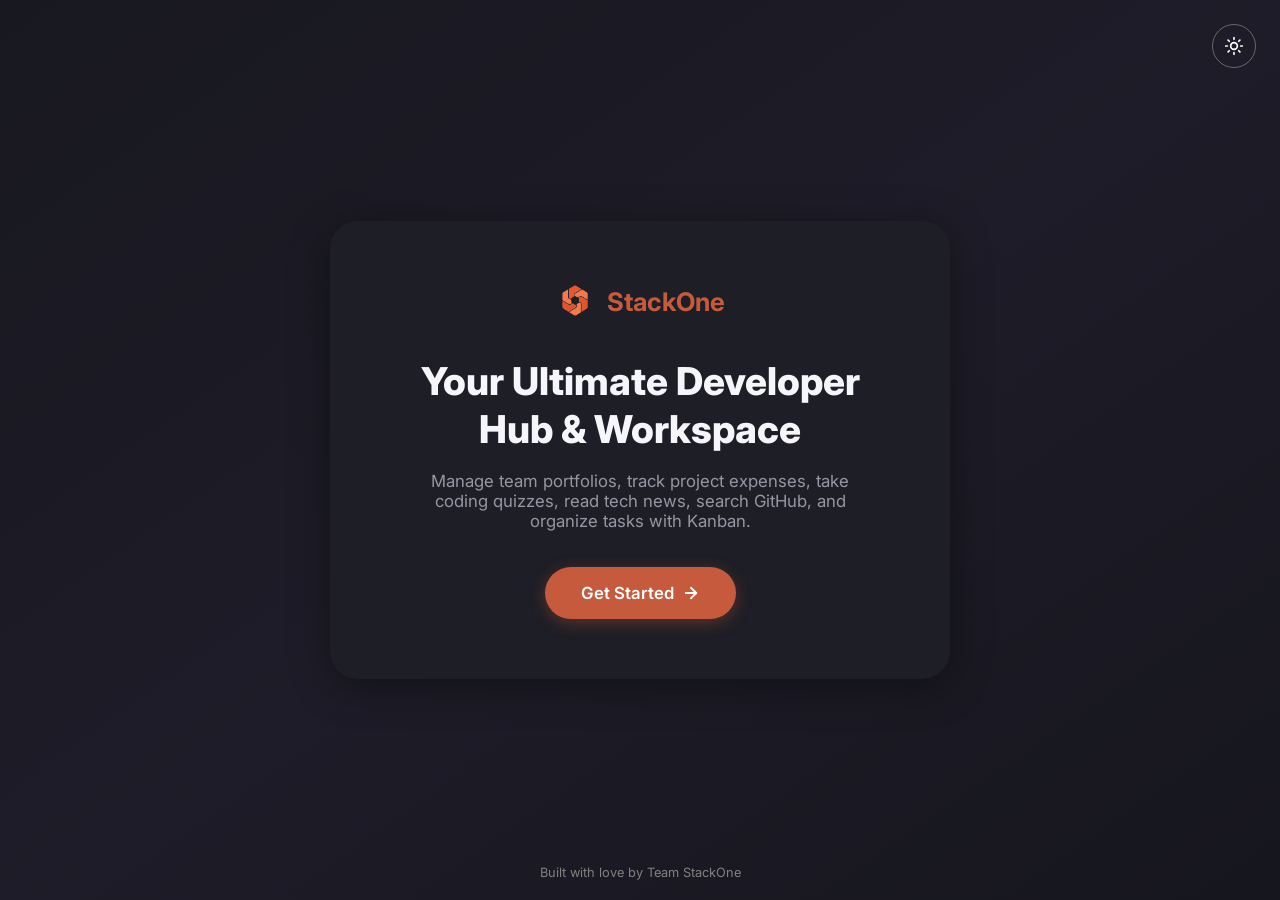
<file: index.html>
<!DOCTYPE html>
<html lang="en">
<head>
  <meta charset="UTF-8">
  <meta name="viewport" content="width=device-width, initial-scale=1.0">
  <title>StackOne</title>
  <link href="https://fonts.googleapis.com/css2?family=Inter:wght@400;500;600;700;800&display=swap" rel="stylesheet">
  <style>
    * { box-sizing: border-box; margin: 0; padding: 0; }

    body {
      font-family: 'Inter', sans-serif;
      min-height: 100vh;
      display: flex;
      align-items: center;
      justify-content: center;
      overflow: hidden;
    }
    body.dark {
      background: linear-gradient(145deg, rgb(24, 24, 32), rgb(30, 28, 40), rgb(22, 22, 30));
      color: white;
    }
    body.light {
      background: linear-gradient(145deg, rgb(225, 220, 238), rgb(215, 210, 230), rgb(230, 225, 240));
      color: black;
    }

    .theme-btn {
      position: fixed;
      top: 24px;
      right: 24px;
      background: none;
      border: 1px solid gray;
      width: 44px;
      height: 44px;
      border-radius: 50%;
      cursor: pointer;
      display: flex;
      align-items: center;
      justify-content: center;
    }
    body.dark .theme-btn { color: white; border-color: dimgray; }
    body.light .theme-btn { color: black; border-color: lightgray; }
    body.dark .theme-btn:hover { background-color: dimgray; }
    body.light .theme-btn:hover { background-color: lightgray; }
    .sun-icon { display: none; }
    .moon-icon { display: block; }
    body.dark .sun-icon { display: block; }
    body.dark .moon-icon { display: none; }

    .hero-card {
      width: 90%;
      max-width: 620px;
      border-radius: 28px;
      padding: 60px 48px;
      text-align: center;
      display: flex;
      flex-direction: column;
      align-items: center;
    }
    body.light .hero-card {
      background-color: white;
      box-shadow: 0 8px 40px rgba(0,0,0,0.06);
    }
    body.dark .hero-card {
      background-color: rgb(30, 30, 38);
      box-shadow: 0 8px 40px rgba(0,0,0,0.35);
    }

    .brand-row {
      display: flex;
      align-items: center;
      gap: 12px;
      margin-bottom: 36px;
    }
    .brand-logo { width: 40px; height: 40px; }
    .brand-name {
      font-size: 1.6rem;
      font-weight: 700;
      color: rgb(198, 90, 61);
    }

    .hero-title {
      font-size: 2.4rem;
      font-weight: 800;
      line-height: 1.25;
      margin-bottom: 18px;
    }
    body.light .hero-title { color: rgb(20, 20, 30); }
    body.dark .hero-title { color: rgb(245, 245, 250); }

    .hero-subtitle {
      font-size: 1.05rem;
      max-width: 440px;
      margin-bottom: 36px;
    }
    body.light .hero-subtitle { color: rgb(120, 115, 130); }
    body.dark .hero-subtitle { color: rgb(150, 150, 165); }

    .btn-cta {
      display: inline-flex;
      align-items: center;
      gap: 8px;
      padding: 16px 36px;
      border-radius: 100px;
      font-size: 1.05rem;
      font-weight: 600;
      font-family: 'Inter', sans-serif;
      text-decoration: none;
      border: none;
      cursor: pointer;
      background-color: rgb(198, 90, 61);
      color: white;
      box-shadow: 0 4px 16px rgba(198,90,61,0.35);
    }
    .btn-cta:hover {
      background-color: rgb(224, 122, 92);
    }

    .footer-text {
      position: fixed;
      bottom: 20px;
      left: 0;
      right: 0;
      text-align: center;
      font-size: 0.8rem;
      color: gray;
    }
  </style>
</head>
<body class="dark">

  <button id="theme-toggle" class="theme-btn">
    <svg class="sun-icon" xmlns="http://www.w3.org/2000/svg" width="20" height="20" viewBox="0 0 24 24" fill="none" stroke="currentColor" stroke-width="2" stroke-linecap="round" stroke-linejoin="round"><circle cx="12" cy="12" r="4"></circle><path d="M12 2v2M12 20v2M4.93 4.93l1.41 1.41M17.66 17.66l1.41 1.41M2 12h2M20 12h2M6.34 17.66l-1.41 1.41M19.07 4.93l-1.41 1.41"></path></svg>
    <svg class="moon-icon" xmlns="http://www.w3.org/2000/svg" width="20" height="20" viewBox="0 0 24 24" fill="none" stroke="currentColor" stroke-width="2" stroke-linecap="round" stroke-linejoin="round"><path d="M12 3a6 6 0 0 0 9 9 9 9 0 1 1-9-9Z"></path></svg>
  </button>

  <div class="hero-card">
    <div class="brand-row">
      <img src="logo.png?v=2" alt="StackOne Logo" class="brand-logo">
      <span class="brand-name">StackOne</span>
    </div>
    <h1 class="hero-title">Your Ultimate Developer<br>Hub &amp; Workspace</h1>
    <p class="hero-subtitle">Manage team portfolios, track project expenses, take coding quizzes, read tech news, search GitHub, and organize tasks with Kanban.</p>
    <a href="dashboard.html" class="btn-cta">
      Get Started
      <svg xmlns="http://www.w3.org/2000/svg" width="18" height="18" viewBox="0 0 24 24" fill="none" stroke="currentColor" stroke-width="2.5" stroke-linecap="round" stroke-linejoin="round"><path d="M5 12h14"></path><path d="m12 5 7 7-7 7"></path></svg>
    </a>
  </div>

  <p class="footer-text">Built with love by Team StackOne</p>

  <script>
    var theme = localStorage.getItem("stackone_theme");
    if (theme === null) {
      theme = "dark";
    }
    if (theme === "dark") {
      document.body.className = "dark";
    } else {
      document.body.className = "light";
    }
    window.addEventListener("DOMContentLoaded", function() {
      var btn = document.getElementById("theme-toggle");
      if (btn !== null) {
        btn.addEventListener("click", function() {
          var current = document.body.className;
          if (current === "dark") {
            document.body.className = "light";
            localStorage.setItem("stackone_theme", "light");
          } else {
            document.body.className = "dark";
            localStorage.setItem("stackone_theme", "dark");
          }
        });
      }
    });
  </script>
</body>
</html>
</file>
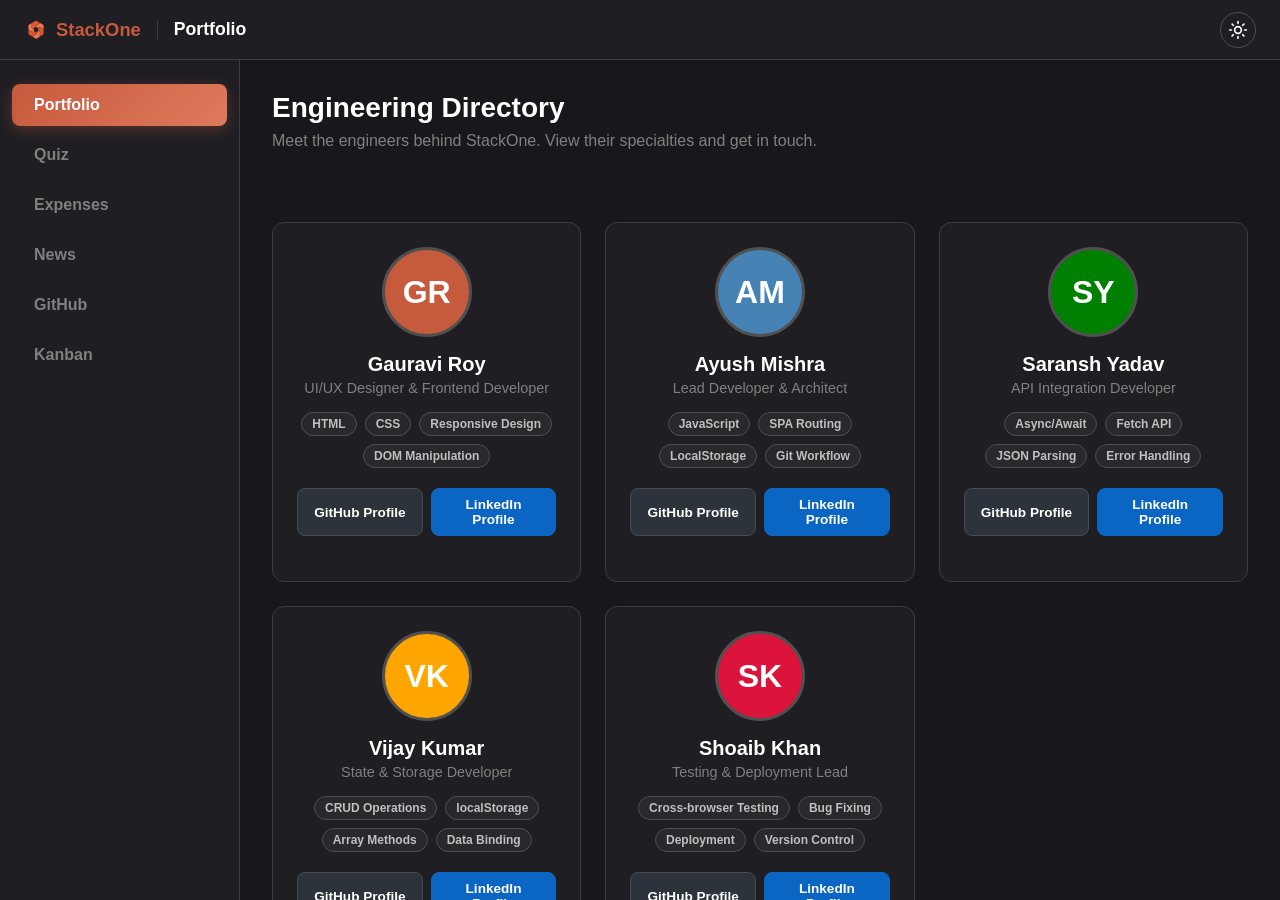
<file: dashboard.html>
<!DOCTYPE html>
<html lang="en">
<head>
  <meta charset="UTF-8">
  <meta name="viewport" content="width=device-width, initial-scale=1.0">
  <title>StackOne Dashboard</title>
  <link rel="stylesheet" href="css/global.css?v=3">
  <link rel="stylesheet" href="portfolio/portfolio.css?v=3">
  <link rel="stylesheet" href="quiz/quiz.css?v=3">
  <link rel="stylesheet" href="expense/expense.css?v=3">
  <link rel="stylesheet" href="news/news.css?v=3">
  <link rel="stylesheet" href="github/github.css?v=3">
  <link rel="stylesheet" href="kanban/kanban.css?v=3">
</head>
<body class="dark">
  <div class="dashboard-layout">
    <div class="topbar">
      <div class="topbar-left">
        <button id="menu-toggle" class="menu-toggle-btn">
          <svg xmlns="http://www.w3.org/2000/svg" width="20" height="20" viewBox="0 0 24 24" fill="none" stroke="currentColor" stroke-width="2" stroke-linecap="round" stroke-linejoin="round"><line x1="3" y1="12" x2="21" y2="12"></line><line x1="3" y1="6" x2="21" y2="6"></line><line x1="3" y1="18" x2="21" y2="18"></line></svg>
        </button>
        <a href="index.html" class="topbar-logo">
          <img src="logo.png?v=2" alt="Logo" class="topbar-logo-img">
          <span>StackOne</span>
        </a>
        <div class="topbar-divider"></div>
        <h1 id="page-title" class="page-title">Portfolio</h1>
      </div>
      <div class="topbar-right">
        <button id="theme-toggle" class="theme-toggle-btn">
          <svg class="sun-icon" xmlns="http://www.w3.org/2000/svg" width="20" height="20" viewBox="0 0 24 24" fill="none" stroke="currentColor" stroke-width="2" stroke-linecap="round" stroke-linejoin="round"><circle cx="12" cy="12" r="4"></circle><path d="M12 2v2M12 20v2M4.93 4.93l1.41 1.41M17.66 17.66l1.41 1.41M2 12h2M20 12h2M6.34 17.66l-1.41 1.41M19.07 4.93l-1.41 1.41"></path></svg>
          <svg class="moon-icon" xmlns="http://www.w3.org/2000/svg" width="20" height="20" viewBox="0 0 24 24" fill="none" stroke="currentColor" stroke-width="2" stroke-linecap="round" stroke-linejoin="round"><path d="M12 3a6 6 0 0 0 9 9 9 9 0 1 1-9-9Z"></path></svg>
        </button>
      </div>
    </div>

    <div class="sidebar">
      <div class="sidebar-nav">
        <ul>
          <li><a href="#portfolio" class="sidebar-link active" id="nav-portfolio"><span class="nav-label">Portfolio</span></a></li>
          <li><a href="#quiz" class="sidebar-link" id="nav-quiz"><span class="nav-label">Quiz</span></a></li>
          <li><a href="#expense" class="sidebar-link" id="nav-expense"><span class="nav-label">Expenses</span></a></li>
          <li><a href="#news" class="sidebar-link" id="nav-news"><span class="nav-label">News</span></a></li>
          <li><a href="#github" class="sidebar-link" id="nav-github"><span class="nav-label">GitHub</span></a></li>
          <li><a href="#kanban" class="sidebar-link" id="nav-kanban"><span class="nav-label">Kanban</span></a></li>
        </ul>
      </div>
    </div>

    <div class="main-content">
      <div id="view-container" class="view-container"></div>
    </div>
  </div>

  <script>
    let savedTheme = localStorage.getItem("stackone_theme");
    if (savedTheme === null) {
      savedTheme = "dark";
    }
    if (savedTheme === "dark") {
      document.body.className = "dark";
    } else {
      document.body.className = "light";
    }

    window.addEventListener("DOMContentLoaded", function() {
      let toggleBtn = document.getElementById("theme-toggle");
      if (toggleBtn !== null) {
        toggleBtn.addEventListener("click", function() {
          let isDark = document.body.classList.contains("dark");
          if (isDark) {
            document.body.className = "light";
            localStorage.setItem("stackone_theme", "light");
          } else {
            document.body.className = "dark";
            localStorage.setItem("stackone_theme", "dark");
          }
        });
      }

      let menuBtn = document.getElementById("menu-toggle");
      let sidebar = document.querySelector(".sidebar");
      if (menuBtn !== null && sidebar !== null) {
        menuBtn.addEventListener("click", function() {
          sidebar.classList.toggle("active");
        });
      }

      let links = document.querySelectorAll(".sidebar-link");
      for (let i = 0; i < links.length; i++) {
        links[i].addEventListener("click", function() {
          if (sidebar !== null) {
            sidebar.classList.remove("active");
          }
        });
      }
    });
  </script>

  <script type="module">
    window.AppState = {
      currentView: "portfolio",
      quiz: {
        currentIndex: 0,
        score: 0,
        answered: false,
        selectedOption: null,
        answersLog: []
      },
      expense: {
        entries: []
      },
      kanban: {
        todo: [],
        inProgress: [],
        done: []
      }
    };

    function handleRoute() {
      let hash = window.location.hash;
      if (hash === "") {
        hash = "#portfolio";
      }

      let allLinks = document.querySelectorAll(".sidebar-link");
      for (let i = 0; i < allLinks.length; i++) {
        allLinks[i].classList.remove("active");
      }

      let currentLink = document.querySelector(".sidebar-link[href='" + hash + "']");
      if (currentLink !== null) {
        currentLink.classList.add("active");
      }

      let viewName = hash.substring(1);
      window.AppState.currentView = viewName;

      let firstLetter = viewName.substring(0, 1).toUpperCase();
      let restOfName = viewName.substring(1);
      let capitalized = firstLetter + restOfName;

      let pageTitle = document.getElementById("page-title");
      if (pageTitle !== null) {
        pageTitle.innerText = capitalized;
      }
      document.title = "StackOne - " + capitalized;

      let container = document.getElementById("view-container");
      if (container !== null) {
        container.innerHTML = "";
        let htmlUrl = "./" + viewName + "/" + viewName + ".html";
        fetch(htmlUrl)
          .then(function(res) {
            return res.text();
          })
          .then(function(html) {
            container.innerHTML = html;
            let jsUrl = "./" + viewName + "/" + viewName + ".js?v=2";
            import(jsUrl)
              .then(function(mod) {
                if (mod.init) {
                  mod.init(container);
                } else if (window.initExpense) {
                  window.initExpense(container);
                }
              })
              .catch(function(err) {
                console.log(err);
              });
          })
          .catch(function(err) {
            console.log(err);
          });
      }
    }

    window.addEventListener("hashchange", handleRoute);
    window.addEventListener("load", handleRoute);
  </script>
</body>
</html>
</file>
<file: css/global.css>
* {
  box-sizing: border-box;
  margin: 0;
  padding: 0;
}
body {
  font-family: sans-serif;
  overflow: hidden;
  height: 100vh;
  width: 100vw;
}
body.dark {
  background-color: rgb(24, 24, 28);
  color: white;
}
body.light {
  background-color: rgb(243, 233, 221);
  color: black;
}

.dashboard-layout {
  display: flex;
  flex-wrap: wrap;
  height: 100vh;
  width: 100vw;
}
.topbar {
  width: 100%;
  height: 60px;
  display: flex;
  align-items: center;
  justify-content: space-between;
  padding: 0 24px;
  border-bottom: 1px solid gray;
}
body.dark .topbar {
  background-color: rgb(30, 30, 35);
  border-bottom-color: rgb(60, 60, 65);
}
body.light .topbar {
  background-color: white;
  border-bottom-color: rgb(220, 210, 200);
}
.topbar-left {
  display: flex;
  align-items: center;
  gap: 16px;
}
.topbar-logo {
  display: flex;
  align-items: center;
  gap: 8px;
  color: rgb(198, 90, 61);
  text-decoration: none;
  font-weight: bold;
  font-size: 1.15rem;
}
.topbar-logo-img {
  width: 24px;
  height: 24px;
}
.topbar-divider {
  width: 1px;
  height: 20px;
  background-color: gray;
}
body.dark .topbar-divider { background-color: rgb(60, 60, 65); }
body.light .topbar-divider { background-color: lightgray; }
.page-title {
  font-size: 1.1rem;
  font-weight: bold;
}
body.dark .page-title { color: white; }
body.light .page-title { color: black; }
.topbar-right {
  display: flex;
  align-items: center;
}
.theme-toggle-btn {
  background: none;
  border: 1px solid gray;
  width: 36px;
  height: 36px;
  border-radius: 50%;
  cursor: pointer;
  display: flex;
  align-items: center;
  justify-content: center;
}
body.dark .theme-toggle-btn { color: white; border-color: rgb(80, 80, 80); }
body.light .theme-toggle-btn { color: black; border-color: lightgray; }
.sun-icon { display: none; }
.moon-icon { display: block; }
body.dark .sun-icon { display: block; }
body.dark .moon-icon { display: none; }

.sidebar {
  width: 240px;
  height: calc(100vh - 60px);
  border-right: 1px solid gray;
  display: flex;
  flex-direction: column;
  padding: 24px 12px;
}
body.dark .sidebar {
  background-color: rgb(30, 30, 35);
  border-right-color: rgb(60, 60, 65);
}
body.light .sidebar {
  background-color: white;
  border-right-color: rgb(220, 210, 200);
}
.sidebar-nav { width: 100%; }
.sidebar-nav ul {
  list-style: none;
  display: flex;
  flex-direction: column;
  gap: 8px;
}
.sidebar-link {
    display: flex;
    align-items: center;
    padding: 12px 18px;
    border-radius: 8px;
    color: gray;
    text-decoration: none;
    font-weight: bold;
    border-left: 4px solid transparent;
}
body.dark .sidebar-link:hover {
    background-color: rgb(40, 40, 45);
    color: white;
}
body.light .sidebar-link:hover {
    background-color: rgba(0, 0, 0, 0.05);
    color: black;
}
body.dark .sidebar-link.active {
  background: linear-gradient(135deg, rgb(198, 90, 61), rgb(224, 122, 92));
  color: white;
  border-left-color: rgb(198, 90, 61);
  box-shadow: 0 4px 15px rgba(198, 90, 61, 0.35);
}
body.light .sidebar-link.active {
  background: linear-gradient(135deg, rgb(198, 90, 61), rgb(224, 122, 92));
  color: white;
  border-left-color: rgb(198, 90, 61);
  box-shadow: 0 4px 15px rgba(198, 90, 61, 0.2);
}

.main-content {
  flex: 1;
  height: calc(100vh - 60px);
  overflow-y: auto;
}
.view-container {
  padding: 32px;
  max-width: 1200px;
  width: 100%;
  margin: 0 auto;
}

.btn {
  display: inline-flex;
  align-items: center;
  justify-content: center;
  padding: 10px 20px;
  font-size: 0.95rem;
  font-weight: bold;
  border-radius: 8px;
  border: none;
  cursor: pointer;
  gap: 8px;
}
.btn-primary {
  background-color: rgb(198, 90, 61);
  color: white;
}
.btn-primary:hover { background-color: rgb(224, 122, 92); }
.btn-secondary {
  border: 1px solid gray;
  background-color: transparent;
}
body.dark .btn-secondary { color: white; border-color: rgb(80, 80, 80); }
body.light .btn-secondary { color: black; border-color: lightgray; }
body.dark .btn-secondary:hover { background-color: rgb(50, 50, 50); }
body.light .btn-secondary:hover { background-color: lightgray; }
.btn-danger { background-color: crimson; color: white; }
.btn-danger:hover { background-color: red; }

.form-group { margin-bottom: 16px; }
.form-label {
  display: block;
  font-size: 0.85rem;
  font-weight: bold;
  margin-bottom: 6px;
}
.form-input, .form-textarea, .form-select {
  width: 100%;
  padding: 10px 14px;
  font-size: 0.95rem;
  border-radius: 8px;
  border: 1px solid gray;
  background-color: transparent;
}
body.dark .form-input, body.dark .form-textarea, body.dark .form-select {
  border-color: rgb(80, 80, 80);
  color: white;
}
body.light .form-input, body.light .form-textarea, body.light .form-select {
  border-color: lightgray;
  color: black;
}
.form-input:focus, .form-textarea:focus, .form-select:focus {
  outline: none;
  border-color: rgb(198, 90, 61);
}
.form-textarea { min-height: 100px; resize: vertical; }
.form-error {
  font-size: 0.8rem;
  color: crimson;
  margin-top: 4px;
  display: none;
}

.card {
  border: 1px solid gray;
  border-radius: 12px;
  padding: 24px;
}
body.dark .card {
  background-color: rgb(30, 30, 35);
  border-color: rgb(60, 60, 65);
}
body.light .card {
  background-color: white;
  border-color: rgb(220, 210, 200);
}

.spinner-wrapper {
  display: flex;
  flex-direction: column;
  align-items: center;
  justify-content: center;
  padding: 48px;
  gap: 16px;
}
.spinner {
  width: 40px;
  height: 40px;
  border: 3px solid gray;
  border-top-color: rgb(198, 90, 61);
  border-radius: 50%;
}

.empty-state {
  text-align: center;
  padding: 48px 24px;
  border: 1px dashed gray;
  border-radius: 12px;
  color: gray;
}
body.dark .empty-state { border-color: rgb(60, 60, 65); }
body.light .empty-state { border-color: lightgray; }
.empty-state-icon {
  font-size: 2.5rem;
  margin-bottom: 12px;
}

.view-header { margin-bottom: 32px; }
.view-title {
  font-size: 1.75rem;
  font-weight: bold;
  margin-bottom: 8px;
}
.view-desc { font-size: 1rem; color: gray; }
body.light .view-desc { color: dimgray; }

.menu-toggle-btn {
  display: none;
  background: none;
  border: 1px solid gray;
  width: 38px;
  height: 38px;
  border-radius: 8px;
  cursor: pointer;
  align-items: center;
  justify-content: center;
  margin-right: 12px;
}
body.dark .menu-toggle-btn { color: white; border-color: rgb(80, 80, 80); }
body.light .menu-toggle-btn { color: black; border-color: lightgray; }
.menu-toggle-btn:hover {
  background-color: rgba(128, 128, 128, 0.1);
}

@media (max-width: 768px) {
  .menu-toggle-btn { display: flex; }
  .sidebar {
    display: none;
    position: fixed;
    top: 60px;
    left: 0;
    width: 240px;
    height: calc(100vh - 60px);
    z-index: 1000;
  }
  .sidebar.active {
    display: flex;
  }
  .view-container { padding: 16px; }
}
</file>
<file: portfolio/portfolio.css>
.portfolio-container {
  display: flex;
  flex-direction: column;
  gap: 40px;
}
.portfolio-grid {
  display: flex;
  flex-wrap: wrap;
  gap: 24px;
}
.portfolio-card {
  border: 1px solid gray;
  border-radius: 12px;
  padding: 24px;
  display: flex;
  flex-direction: column;
  align-items: center;
  text-align: center;
  width: calc(33.333% - 16px);
  min-width: 280px;
  min-height: 360px;
}
body.dark .portfolio-card {
  background-color: rgb(30, 30, 35);
  border-color: rgb(60, 60, 65);
}
body.light .portfolio-card {
  background-color: white;
  border-color: lightgray;
}
.portfolio-card:hover {
  border-color: rgb(198, 90, 61);
}
.portfolio-avatar-placeholder {
  width: 90px;
  height: 90px;
  border-radius: 50%;
  display: flex;
  align-items: center;
  justify-content: center;
  font-size: 2rem;
  font-weight: bold;
  color: white;
  margin-bottom: 16px;
  border: 3px solid gray;
}
body.dark .portfolio-avatar-placeholder { border-color: rgb(80, 80, 80); }
body.light .portfolio-avatar-placeholder { border-color: lightgray; }
.portfolio-card:hover .portfolio-avatar-placeholder { border-color: rgb(198, 90, 61); }
.portfolio-avatar-placeholder.purple { background-color: rgb(198, 90, 61); }
.portfolio-avatar-placeholder.blue { background-color: steelblue; }
.portfolio-avatar-placeholder.green { background-color: green; }
.portfolio-avatar-placeholder.orange { background-color: orange; }
.portfolio-avatar-placeholder.red { background-color: crimson; }
.portfolio-name { font-size: 1.25rem; font-weight: bold; margin-bottom: 4px; }
.portfolio-role { font-size: 0.9rem; color: gray; margin-bottom: 16px; }
body.light .portfolio-role { color: dimgray; }
.portfolio-skills {
    display: flex;
    flex-wrap: wrap;
    justify-content: center;
    gap: 8px;
    margin-bottom: 20px;
    width: 100%;
}
.skill-tag {
    font-size: 0.75rem;
    font-weight: bold;
    padding: 4px 10px;
    border-radius: 100px;
    border: 1px solid gray;
}
body.dark .skill-tag { background-color: rgb(40, 40, 45); color: silver; border-color: rgb(80, 80, 80); }
body.light .skill-tag { background-color: whitesmoke; color: dimgray; border-color: lightgray; }
.portfolio-card:hover .skill-tag { border-color: rgb(198, 90, 61); color: rgb(198, 90, 61); }
body.dark .portfolio-card:hover .skill-tag { color: white; }
.portfolio-links {
  display: flex;
  gap: 8px;
  width: 100%;
  justify-content: center;
}
.portfolio-github-link {
  display: inline-flex;
  align-items: center;
  gap: 8px;
  font-size: 0.85rem;
  font-weight: bold;
  padding: 8px 16px;
  border-radius: 8px;
  border: 1px solid gray;
  flex: 1;
  justify-content: center;
  text-decoration: none;
}
body.dark .portfolio-github-link { background-color: rgb(45, 51, 59); color: white; border-color: rgb(68, 76, 86); }
body.light .portfolio-github-link { background-color: rgb(36, 41, 47); color: white; border-color: rgb(36, 41, 47); }
.portfolio-github-link:hover { background-color: rgb(198, 90, 61); color: white; border-color: rgb(198, 90, 61); }
.portfolio-linkedin-link {
  display: inline-flex;
  align-items: center;
  gap: 8px;
  font-size: 0.85rem;
  font-weight: bold;
  padding: 8px 16px;
  border-radius: 8px;
  border: 1px solid gray;
  flex: 1;
  justify-content: center;
  text-decoration: none;
  background-color: rgb(10, 102, 194);
  color: white;
  border-color: rgb(10, 102, 194);
}
.portfolio-linkedin-link:hover { background-color: steelblue; border-color: steelblue; }
.contact-section { margin-top: 24px; }
.contact-title { font-size: 1.5rem; margin-bottom: 8px; }
.contact-desc { font-size: 0.95rem; color: gray; margin-bottom: 24px; }
body.light .contact-desc { color: dimgray; }
.input-invalid { border-color: crimson !important; }
.form-success-alert {
  display: flex;
  align-items: center;
  gap: 12px;
  background-color: green;
  border: 1px solid darkgreen;
  color: white;
  padding: 16px;
  border-radius: 8px;
  margin-bottom: 20px;
  font-size: 0.95rem;
}
</file>
<file: quiz/quiz.css>
.quiz-container {
  max-width: 700px;
  margin: 0 auto;
  display: flex;
  flex-direction: column;
  gap: 28px;
}

.quiz-header {
  display: flex;
  justify-content: space-between;
  align-items: center;
  margin-bottom: 12px;
}

.quiz-progress-bar-container {
  width: 100%;
  height: 10px;
  border-radius: 100px;
  overflow: hidden;
  border: 1px solid gray;
}

body.dark .quiz-progress-bar-container {
  background-color: rgb(30, 30, 35);
  border-color: rgb(60, 60, 65);
}

body.light .quiz-progress-bar-container {
  background-color: lightgray;
  border-color: gray;
}

.quiz-progress-bar {
  height: 100%;
  width: 0%;
  background-color: rgb(198, 90, 61);
}

.quiz-timer {
  font-family: monospace;
  font-size: 1.1rem;
  font-weight: bold;
  color: orange;
  display: flex;
  align-items: center;
  gap: 6px;
  padding: 8px 14px;
  border-radius: 8px;
  border: 1px solid gray;
}

body.dark .quiz-timer {
  background-color: rgb(30, 30, 35);
  border-color: rgb(60, 60, 65);
}

body.light .quiz-timer {
  background-color: white;
  border-color: rgb(220, 210, 200);
}

.quiz-timer.danger {
  color: crimson;
}

.quiz-question-card {
  border: 1px solid gray;
  border-radius: 16px;
  padding: 36px;
}

body.dark .quiz-question-card {
  background-color: rgb(30, 30, 35);
  border-color: rgb(60, 60, 65);
}

body.light .quiz-question-card {
  background-color: white;
  border-color: rgb(220, 210, 200);
}

.question-text {
  font-size: 1.3rem;
  font-weight: bold;
  margin-bottom: 28px;
  line-height: 1.5;
}

.quiz-options-list {
  display: flex;
  flex-direction: column;
  gap: 16px;
}

.quiz-option {
  width: 100%;
  text-align: left;
  padding: 18px 24px;
  font-size: 1rem;
  font-weight: bold;
  border: 1px solid gray;
  border-radius: 10px;
  cursor: pointer;
}

body.dark .quiz-option {
  background-color: rgb(40, 40, 45);
  border-color: rgb(80, 80, 80);
  color: white;
}

body.light .quiz-option {
  background-color: whitesmoke;
  border-color: lightgray;
  color: black;
}

body.dark .quiz-option:hover:not(:disabled) {
  border-color: rgb(198, 90, 61);
  background-color: rgb(45, 45, 50);
}

body.light .quiz-option:hover:not(:disabled) {
  border-color: rgb(198, 90, 61);
  background-color: rgb(250, 242, 232);
}

.quiz-option:disabled {
  cursor: not-allowed;
}

.quiz-option.correct {
  background-color: green !important;
  border-color: green !important;
  color: white !important;
}

.quiz-option.incorrect {
  background-color: crimson !important;
  border-color: crimson !important;
  color: white !important;
}

.quiz-option-status-icon {
  font-size: 1.2rem;
  float: right;
}

.quiz-actions {
  display: flex;
  justify-content: flex-end;
  margin-top: 18px;
}

.quiz-summary-card {
  border: 1px solid gray;
  border-radius: 16px;
  padding: 54px 36px;
  text-align: center;
  display: flex;
  flex-direction: column;
  align-items: center;
  gap: 28px;
}

body.dark .quiz-summary-card {
  background-color: rgb(30, 30, 35);
  border-color: rgb(60, 60, 65);
}

body.light .quiz-summary-card {
  background-color: white;
  border-color: rgb(220, 210, 200);
}

.quiz-summary-score-badge {
  width: 120px;
  height: 120px;
  border-radius: 50%;
  color: rgb(198, 90, 61);
  font-size: 2.25rem;
  font-weight: bold;
  display: flex;
  align-items: center;
  justify-content: center;
  border: 4px solid rgb(198, 90, 61);
}

.quiz-summary-text {
  font-size: 1.15rem;
  max-width: 450px;
  line-height: 1.7;
}

.explanation-box {
  margin-top: 28px;
  padding-top: 24px;
  border-top: 1px solid gray;
}

body.dark .explanation-box {
  border-top-color: rgb(60, 60, 65);
}

body.light .explanation-box {
  border-top-color: lightgray;
}

.explanation-status {
  font-size: 0.9rem;
  font-weight: bold;
  margin-bottom: 6px;
}

.explanation-status.correct {
  color: green;
}

.explanation-status.incorrect {
  color: crimson;
}

.explanation-text {
  font-size: 0.9rem;
  line-height: 1.6;
}
</file>
<file: expense/expense.css>
.expense-container {
  display: flex;
  flex-direction: column;
  gap: 24px;
}
.expense-summary-row {
  display: flex;
  flex-wrap: wrap;
  gap: 20px;
}
.summary-card {
  border: 1px solid gray;
  border-radius: 12px;
  padding: 20px;
  display: flex;
  flex-direction: column;
  gap: 6px;
  flex: 1;
  min-width: 200px;
}
body.dark .summary-card { background-color: rgb(30, 30, 35); border-color: rgb(60, 60, 65); }
body.light .summary-card { background-color: white; border-color: lightgray; }
.summary-label {
  font-size: 0.85rem;
  font-weight: bold;
  color: gray;
  text-transform: uppercase;
}
body.light .summary-label { color: dimgray; }
.summary-val { font-size: 1.75rem; font-weight: bold; }
.summary-val.positive { color: green; }
.summary-val.negative { color: crimson; }
body.dark .summary-val.neutral { color: white; }
body.light .summary-val.neutral { color: black; }

.expense-workspace {
  display: flex;
  gap: 24px;
  align-items: flex-start;
}
.expense-form-card { padding: 24px; width: 320px; min-width: 320px; }
.expense-form-title {
  font-size: 1.2rem;
  margin-bottom: 16px;
  border-bottom: 1px solid gray;
  padding-bottom: 10px;
}
body.dark .expense-form-title { border-bottom-color: rgb(60, 60, 65); }
body.light .expense-form-title { border-bottom-color: lightgray; }

.ledger-card { padding: 24px; flex: 1; }
.ledger-header {
  display: flex;
  justify-content: space-between;
  align-items: center;
  margin-bottom: 20px;
  flex-wrap: wrap;
  gap: 12px;
}
.filter-tabs {
  display: flex;
  border: 1px solid gray;
  border-radius: 8px;
  padding: 4px;
  gap: 4px;
}
body.dark .filter-tabs { background-color: rgb(30, 30, 35); border-color: rgb(60, 60, 65); }
body.light .filter-tabs { background-color: whitesmoke; border-color: lightgray; }
.filter-tab {
  background: none;
  border: none;
  padding: 6px 14px;
  font-size: 0.85rem;
  font-weight: bold;
  color: gray;
  border-radius: 6px;
  cursor: pointer;
}
body.light .filter-tab { color: dimgray; }
.filter-tab:hover { color: rgb(198, 90, 61); }
body.dark .filter-tab.active { background-color: rgb(45, 45, 50); color: rgb(198, 90, 61); }
body.light .filter-tab.active { background-color: white; color: rgb(198, 90, 61); }

.ledger-list { display: flex; flex-direction: column; gap: 12px; }
.ledger-item {
  display: flex;
  align-items: center;
  justify-content: space-between;
  padding: 14px 18px;
  border: 1px solid gray;
  border-radius: 10px;
}
body.dark .ledger-item { background-color: rgb(35, 35, 40); border-color: rgb(60, 60, 65); }
body.light .ledger-item { background-color: whitesmoke; border-color: lightgray; }
.ledger-item:hover { border-color: rgb(198, 90, 61); }
.ledger-item-left { display: flex; align-items: center; gap: 12px; }
.ledger-item-icon {
  width: 36px;
  height: 36px;
  border-radius: 8px;
  display: flex;
  align-items: center;
  justify-content: center;
  font-size: 1.1rem;
}
.ledger-item-icon.income { background-color: lightgreen; color: green; }
body.dark .ledger-item-icon.income { background-color: green; color: white; }
.ledger-item-icon.expense { background-color: coral; color: crimson; }
body.dark .ledger-item-icon.expense { background-color: crimson; color: white; }
.ledger-item-info { display: flex; flex-direction: column; }
.ledger-item-desc { font-weight: bold; }
body.dark .ledger-item-desc { color: white; }
body.light .ledger-item-desc { color: black; }
.ledger-item-date { font-size: 0.75rem; color: gray; }
body.light .ledger-item-date { color: dimgray; }
.ledger-item-right { display: flex; align-items: center; gap: 20px; }
.ledger-item-amount { font-weight: bold; font-size: 1.1rem; }
.ledger-item-amount.income { color: green; }
.ledger-item-amount.expense { color: crimson; }
.ledger-item-actions { display: flex; gap: 8px; }
.btn-icon {
  background: none;
  border: 1px solid gray;
  color: gray;
  width: 32px;
  height: 32px;
  border-radius: 6px;
  cursor: pointer;
  display: flex;
  align-items: center;
  justify-content: center;
}
body.dark .btn-icon { border-color: rgb(80, 80, 80); }
body.light .btn-icon { border-color: lightgray; color: dimgray; }
.btn-icon:hover { border-color: rgb(198, 90, 61); color: rgb(198, 90, 61); }
.btn-icon.delete:hover { border-color: crimson; color: crimson; }

@media (max-width: 900px) {
  .expense-workspace { flex-direction: column; }
  .expense-form-card { width: 100%; min-width: auto; }
}
</file>
<file: news/news.css>
.news-container {
  display: flex;
  flex-direction: column;
  gap: 32px;
}

.news-controls-card {
  display: flex;
  flex-direction: column;
  gap: 24px;
  background: rgba(30, 30, 38, 0.6);
  backdrop-filter: blur(12px);
  border: 1px solid rgba(255, 255, 255, 0.08);
  border-radius: 20px;
  padding: 28px;
  box-shadow: 0 8px 32px rgba(0, 0, 0, 0.2);
}

body.light .news-controls-card {
  background: rgba(255, 255, 255, 0.85);
  border-color: rgba(0, 0, 0, 0.08);
  box-shadow: 0 8px 32px rgba(0, 0, 0, 0.05);
}

.news-search-bar {
  display: flex;
  gap: 16px;
}

.news-search-bar .form-input {
  flex: 1;
  border-radius: 12px;
  padding: 14px 20px;
  font-size: 1rem;
  background: rgba(255, 255, 255, 0.05);
  border: 1px solid rgba(255, 255, 255, 0.15);
  color: #fff;
  transition: all 0.3s ease;
}

body.light .news-search-bar .form-input {
  background: #fdfdfd;
  border-color: rgba(0, 0, 0, 0.15);
  color: #000;
}

.news-search-bar .form-input:focus {
  border-color: rgb(198, 90, 61);
  box-shadow: 0 0 0 3px rgba(198, 90, 61, 0.2);
  background: rgba(255, 255, 255, 0.08);
}

#news-search-btn {
  border-radius: 12px;
  padding: 0 28px;
  font-weight: 700;
  background: linear-gradient(135deg, rgb(198, 90, 61), rgb(224, 122, 92));
  color: #fff;
  border: none;
  cursor: pointer;
  box-shadow: 0 4px 12px rgba(198, 90, 61, 0.25);
  transition: all 0.3s ease;
}

#news-search-btn:hover {
  transform: translateY(-1px);
  box-shadow: 0 6px 16px rgba(198, 90, 61, 0.35);
  background: linear-gradient(135deg, rgb(214, 102, 71), rgb(235, 137, 108));
}

.news-categories {
  display: flex;
  flex-wrap: wrap;
  gap: 12px;
}

.category-pill {
  border: 1px solid rgba(255, 255, 255, 0.12);
  color: #b5b5c9;
  padding: 10px 22px;
  border-radius: 30px;
  font-size: 0.9rem;
  font-weight: 600;
  cursor: pointer;
  background: rgba(255, 255, 255, 0.03);
  transition: all 0.25s ease;
}

body.light .category-pill {
  border-color: rgba(0, 0, 0, 0.1);
  color: #555566;
  background: rgba(0, 0, 0, 0.02);
}

.category-pill:hover {
  color: rgb(198, 90, 61);
  border-color: rgb(198, 90, 61);
  background: rgba(198, 90, 61, 0.05);
  transform: translateY(-1px);
}

.category-pill.active {
  background: linear-gradient(135deg, rgb(198, 90, 61), rgb(224, 122, 92));
  color: white;
  border-color: transparent;
  box-shadow: 0 4px 12px rgba(198, 90, 61, 0.3);
}

.news-banner {
  display: flex;
  align-items: center;
  gap: 14px;
  padding: 16px 24px;
  border-radius: 14px;
  font-size: 0.9rem;
  border: 1px solid rgba(198, 90, 61, 0.25);
  color: #ff9e80;
  background: rgba(198, 90, 61, 0.06);
  backdrop-filter: blur(8px);
  line-height: 1.5;
}

body.light .news-banner {
  background: rgba(198, 90, 61, 0.04);
  color: rgb(168, 60, 31);
  border-color: rgba(198, 90, 61, 0.2);
}

.news-grid {
  display: grid;
  grid-template-columns: repeat(auto-fill, minmax(320px, 1fr));
  gap: 28px;
}

.news-card {
  border: 1px solid rgba(255, 255, 255, 0.08);
  border-radius: 20px;
  overflow: hidden;
  display: flex;
  flex-direction: column;
  background: rgba(30, 30, 38, 0.6);
  box-shadow: 0 10px 30px rgba(0, 0, 0, 0.15);
  transition: transform 0.3s ease, border-color 0.3s ease, box-shadow 0.3s ease;
}

body.light .news-card {
  background: #ffffff;
  border-color: rgba(0, 0, 0, 0.08);
  box-shadow: 0 10px 30px rgba(0, 0, 0, 0.04);
}

.news-card:hover {
  transform: translateY(-5px);
  border-color: rgb(198, 90, 61);
  box-shadow: 0 15px 35px rgba(198, 90, 61, 0.15);
}

.news-card-content {
  padding: 28px;
  display: flex;
  flex-direction: column;
  flex: 1;
}

.news-card-meta {
  display: flex;
  justify-content: space-between;
  font-size: 0.8rem;
  color: #8c8c9e;
  margin-bottom: 16px;
}

.news-card-source {
  font-weight: 700;
  color: rgb(198, 90, 61);
}

.news-card-title {
  font-size: 1.25rem;
  font-weight: 700;
  margin-bottom: 14px;
  line-height: 1.4;
  color: #fff;
  transition: color 0.2s ease;
}

body.light .news-card-title {
  color: #1a1a24;
}

.news-card:hover .news-card-title {
  color: rgb(224, 122, 92);
}

body.light .news-card:hover .news-card-title {
  color: rgb(198, 90, 61);
}

.news-card-desc {
  font-size: 0.95rem;
  color: #a3a3c2;
  line-height: 1.6;
  margin-bottom: 24px;
  flex: 1;
}

body.light .news-card-desc {
  color: #555566;
}

.news-card-link {
  display: inline-flex;
  align-items: center;
  font-size: 0.95rem;
  font-weight: 700;
  color: rgb(198, 90, 61);
  text-decoration: none;
  margin-top: auto;
  transition: all 0.2s ease;
}

.news-card-link:hover {
  color: rgb(224, 122, 92);
  transform: translateX(4px);
}
</file>
<file: github/github.css>
.github-container {
  display: flex;
  flex-direction: column;
  gap: 28px;
}

.github-search-card {
  display: flex;
  gap: 16px;
}

.github-search-card .form-input {
  flex: 1;
}

.github-workspace {
  display: flex;
  gap: 28px;
  align-items: flex-start;
}

.github-profile-col {
  width: 300px;
  min-width: 300px;
  display: flex;
  flex-direction: column;
  gap: 28px;
}

.github-profile-card {
  display: flex;
  flex-direction: column;
  align-items: center;
  text-align: center;
  gap: 20px;
  padding: 28px;
  border: 1px solid gray;
  border-radius: 12px;
}

body.dark .github-profile-card {
  background-color: rgb(30, 30, 35);
  border-color: rgb(60, 60, 65);
}

body.light .github-profile-card {
  background-color: white;
  border-color: lightgray;
}

.github-avatar {
  width: 120px;
  height: 120px;
  border-radius: 50%;
  border: 3px solid gray;
}

body.dark .github-avatar {
  border-color: rgb(80, 80, 80);
}

body.light .github-avatar {
  border-color: lightgray;
}

.github-profile-name {
  font-size: 1.25rem;
  font-weight: bold;
}

.github-profile-login {
  font-size: 0.9rem;
  color: rgb(198, 90, 61);
  margin-top: -10px;
  font-weight: bold;
}

.github-profile-bio {
  font-size: 0.85rem;
  color: gray;
  line-height: 1.5;
  margin: 10px 0;
}

body.light .github-profile-bio {
  color: dimgray;
}

.github-stats-row {
  display: flex;
  justify-content: space-around;
  width: 100%;
  border-top: 1px solid gray;
  border-bottom: 1px solid gray;
  padding: 14px 0;
  margin: 10px 0;
}

body.dark .github-stats-row {
  border-color: rgb(60, 60, 65);
}

body.light .github-stats-row {
  border-color: lightgray;
}

.github-stat-col {
  display: flex;
  flex-direction: column;
  align-items: center;
}

.github-stat-val {
  font-weight: bold;
  font-size: 1.1rem;
}

.github-stat-lbl {
  font-size: 0.75rem;
  color: gray;
}

body.light .github-stat-lbl {
  color: dimgray;
}

.github-details-list {
  display: flex;
  flex-direction: column;
  gap: 12px;
  width: 100%;
  text-align: left;
  font-size: 0.85rem;
  color: gray;
}

body.light .github-details-list {
  color: dimgray;
}

.github-detail-item {
  display: flex;
  align-items: center;
  gap: 8px;
}

.github-chart-card {
  border: 1px solid gray;
  border-radius: 12px;
  padding: 24px;
  width: 100%;
}

body.dark .github-chart-card {
  background-color: rgb(30, 30, 35);
  border-color: rgb(60, 60, 65);
}

body.light .github-chart-card {
  background-color: white;
  border-color: lightgray;
}

.chart-title {
  font-size: 0.95rem;
  font-weight: bold;
  margin-bottom: 16px;
  text-transform: uppercase;
}

.chart-bar-list {
  display: flex;
  flex-direction: column;
  gap: 16px;
}

.chart-bar-item {
  display: flex;
  flex-direction: column;
  gap: 6px;
}

.chart-bar-meta {
  display: flex;
  justify-content: space-between;
  font-size: 0.8rem;
  font-weight: bold;
}

.chart-bar-track {
  width: 100%;
  height: 10px;
  border-radius: 4px;
  overflow: hidden;
  border: 1px solid gray;
}

body.dark .chart-bar-track {
  background-color: rgb(40, 40, 45);
  border-color: rgb(60, 60, 65);
}

body.light .chart-bar-track {
  background-color: whitesmoke;
  border-color: lightgray;
}

.chart-bar-fill {
  height: 100%;
  border-radius: 4px;
}

.github-repos-card {
  border: 1px solid gray;
  border-radius: 12px;
  padding: 28px;
  flex: 1;
}

body.dark .github-repos-card {
  background-color: rgb(30, 30, 35);
  border-color: rgb(60, 60, 65);
}

body.light .github-repos-card {
  background-color: white;
  border-color: lightgray;
}

.repos-header {
  display: flex;
  justify-content: space-between;
  align-items: center;
  margin-bottom: 24px;
  flex-wrap: wrap;
  gap: 12px;
}

.repos-sort-controls {
  display: flex;
  gap: 8px;
}

.repos-list {
  display: flex;
  flex-direction: column;
  gap: 16px;
}

.repo-item {
  padding: 18px;
  border: 1px solid gray;
  border-radius: 10px;
  display: flex;
  flex-direction: column;
  gap: 10px;
}

body.dark .repo-item {
  background-color: rgb(40, 40, 45);
  border-color: rgb(60, 60, 65);
}

body.light .repo-item {
  background-color: whitesmoke;
  border-color: lightgray;
}

.repo-item:hover {
  border-color: rgb(198, 90, 61);
}

.repo-item-top {
  display: flex;
  justify-content: space-between;
  align-items: flex-start;
}

.repo-name {
  font-size: 1.05rem;
  font-weight: bold;
  color: rgb(198, 90, 61);
  text-decoration: none;
}

.repo-name:hover {
  color: rgb(224, 122, 92);
}

.repo-desc {
  font-size: 0.85rem;
  color: gray;
  line-height: 1.5;
}

body.light .repo-desc {
  color: dimgray;
}

.repo-footer {
  display: flex;
  gap: 20px;
  font-size: 0.75rem;
  color: gray;
  font-weight: bold;
}

body.light .repo-footer {
  color: dimgray;
}

.repo-footer-item {
  display: flex;
  align-items: center;
  gap: 4px;
}

.lang-dot {
  width: 8px;
  height: 8px;
  border-radius: 50%;
  display: inline-block;
}

.lang-dot.javascript {
  background-color: gold;
}

.lang-dot.typescript {
  background-color: steelblue;
}

.lang-dot.html {
  background-color: coral;
}

.lang-dot.css {
  background-color: purple;
}

.lang-dot.java {
  background-color: crimson;
}

.lang-dot.python {
  background-color: steelblue;
}

.lang-dot.cpp {
  background-color: crimson;
}

.lang-dot.go {
  background-color: steelblue;
}

.lang-dot.other {
  background-color: gray;
}

@media (max-width: 900px) {
  .github-workspace {
    flex-direction: column;
  }
  .github-profile-col {
    width: 100%;
    min-width: auto;
  }
}
</file>
<file: kanban/kanban.css>
.kanban-container {
  display: flex;
  flex-direction: column;
  gap: 28px;
}

.kanban-board {
  display: flex;
  flex-wrap: wrap;
  gap: 24px;
  align-items: flex-start;
}

.kanban-column {
  border: 1px solid gray;
  border-radius: 12px;
  padding: 20px;
  display: flex;
  flex-direction: column;
  gap: 20px;
  min-height: 500px;
  flex: 1;
  min-width: 250px;
}

body.dark .kanban-column {
  background-color: rgb(20, 20, 24);
  border-color: rgb(60, 60, 65);
}

body.light .kanban-column {
  background-color: white;
  border-color: lightgray;
}

.kanban-column.drag-over {
  background-color: gray !important;
  border-color: rgb(198, 90, 61) !important;
  border-style: dashed !important;
}

body.dark .kanban-column.drag-over {
  background-color: rgb(45, 45, 50) !important;
}

body.light .kanban-column.drag-over {
  background-color: lightgray !important;
}

.kanban-column-header {
  display: flex;
  justify-content: space-between;
  align-items: center;
  border-bottom: 1px solid gray;
  padding-bottom: 12px;
  margin-bottom: 4px;
}

body.dark .kanban-column-header {
  border-bottom-color: rgb(60, 60, 65);
}

body.light .kanban-column-header {
  border-bottom-color: lightgray;
}

.kanban-column-title {
  font-size: 1.1rem;
  font-weight: bold;
  letter-spacing: 0.3px;
}

.kanban-column-count {
  font-size: 0.8rem;
  font-weight: bold;
  border: 1px solid gray;
  padding: 3px 10px;
  border-radius: 20px;
  color: gray;
}

body.dark .kanban-column-count {
  background-color: rgb(45, 45, 50);
  border-color: rgb(80, 80, 85);
}

body.light .kanban-column-count {
  background-color: whitesmoke;
  border-color: lightgray;
  color: dimgray;
}

.kanban-cards-list {
  display: flex;
  flex-direction: column;
  gap: 16px;
  flex: 1;
  min-height: 400px;
}

.kanban-card {
  border: 1px solid gray;
  border-radius: 10px;
  padding: 18px;
  cursor: grab;
  user-select: none;
  display: flex;
  flex-direction: column;
  gap: 12px;
}

body.dark .kanban-card {
  background-color: rgb(30, 30, 35);
  border-color: rgb(60, 60, 65);
}

body.light .kanban-card {
  background-color: whitesmoke;
  border-color: lightgray;
}

.kanban-card:hover {
  border-color: rgb(198, 90, 61);
}

.kanban-card:active {
  cursor: grabbing;
}

.kanban-card.dragging {
  opacity: 0.4;
  transform: scale(0.98);
}

.kanban-card-title {
  font-size: 1rem;
  font-weight: bold;
  line-height: 1.4;
  letter-spacing: 0.1px;
}

body.dark .kanban-card-title {
  color: white;
}

body.light .kanban-card-title {
  color: black;
}

.kanban-card-desc {
  font-size: 0.85rem;
  color: gray;
  line-height: 1.5;
  margin-bottom: 2px;
}

body.light .kanban-card-desc {
  color: dimgray;
}

.kanban-card-footer {
  display: flex;
  justify-content: space-between;
  align-items: center;
  margin-top: 6px;
}

.priority-badge {
  font-size: 0.7rem;
  font-weight: bold;
  padding: 3px 10px;
  border-radius: 4px;
  text-transform: uppercase;
  letter-spacing: 0.6px;
}

.priority-badge.low {
  background-color: green;
  color: white;
}

.priority-badge.medium {
  background-color: orange;
  color: white;
}

.priority-badge.high {
  background-color: crimson;
  color: white;
}

.kanban-card-actions {
  display: flex;
  gap: 6px;
}

.btn-add-task {
  width: 100%;
  border: 1px dashed gray;
  border-radius: 8px;
  padding: 12px;
  font-weight: bold;
  font-size: 0.85rem;
  cursor: pointer;
  background-color: transparent;
  margin-top: 4px;
}

body.dark .btn-add-task {
  border-color: rgb(80, 80, 85);
  color: silver;
}

body.light .btn-add-task {
  border-color: lightgray;
  color: dimgray;
}

.btn-add-task:hover {
  border-color: rgb(198, 90, 61);
  color: rgb(198, 90, 61);
}

body.dark .btn-add-task:hover {
  background-color: rgb(45, 45, 50);
}

body.light .btn-add-task:hover {
  background-color: whitesmoke;
}

.kanban-edit-form {
  display: flex;
  flex-direction: column;
  gap: 10px;
}

.kanban-edit-form .form-input,
.kanban-edit-form .form-textarea,
.kanban-edit-form .form-select {
  padding: 8px 12px;
  font-size: 0.85rem;
}

@media (max-width: 900px) {
  .kanban-board {
    flex-direction: column;
  }
  .kanban-column {
    width: 100%;
    min-width: auto;
  }
}

/* Modal Overlay */
.kanban-modal-overlay {
  position: fixed;
  top: 0;
  left: 0;
  width: 100vw;
  height: 100vh;
  background-color: rgba(0, 0, 0, 0.5);
  backdrop-filter: blur(8px);
  display: flex;
  align-items: center;
  justify-content: center;
  z-index: 2000;
  opacity: 0;
  pointer-events: none;
  transition: opacity 0.3s ease;
}

.kanban-modal-overlay.show {
  opacity: 1;
  pointer-events: auto;
}

/* Modal Body */
.kanban-modal {
  width: 90%;
  max-width: 480px;
  border-radius: 16px;
  padding: 28px;
  box-shadow: 0 20px 40px rgba(0, 0, 0, 0.4);
  transform: translateY(20px);
  transition: transform 0.3s ease;
  border: 1px solid gray;
}

.kanban-modal-overlay.show .kanban-modal {
  transform: translateY(0);
}

body.dark .kanban-modal {
  background-color: rgb(30, 30, 38);
  border-color: rgb(60, 60, 65);
  color: white;
}

body.light .kanban-modal {
  background-color: white;
  border-color: lightgray;
  color: black;
  box-shadow: 0 20px 40px rgba(0, 0, 0, 0.1);
}

.modal-title {
  font-size: 1.3rem;
  font-weight: 700;
  margin-bottom: 20px;
}

.modal-actions {
  display: flex;
  justify-content: flex-end;
  gap: 12px;
  margin-top: 24px;
}

/* Priority Card style mapping */
.card {
  border: 1px solid gray;
  border-radius: 10px;
  padding: 18px;
  cursor: grab;
  user-select: none;
  display: flex;
  flex-direction: column;
  gap: 12px;
  transition: transform 0.2s ease, border-color 0.2s ease, box-shadow 0.2s ease;
}

body.dark .card {
  background-color: rgb(30, 30, 35);
  border-color: rgb(60, 60, 65);
  color: white;
}

body.light .card {
  background-color: whitesmoke;
  border-color: lightgray;
  color: black;
}

.card:hover {
  border-color: rgb(198, 90, 61);
  transform: translateY(-2px);
  box-shadow: 0 4px 12px rgba(0, 0, 0, 0.1);
}

body.dark .card:hover {
  box-shadow: 0 4px 16px rgba(0, 0, 0, 0.3);
}

.card:active {
  cursor: grabbing;
}

.card.dragging {
  opacity: 0.4;
  transform: scale(0.98);
}

.card h4 {
  font-size: 1rem;
  font-weight: bold;
  line-height: 1.4;
  letter-spacing: 0.1px;
}

.card p {
  font-size: 0.85rem;
  color: gray;
  line-height: 1.5;
  margin-bottom: 2px;
}

body.light .card p {
  color: dimgray;
}

.card-footer {
  display: flex;
  justify-content: space-between;
  align-items: center;
  margin-top: 6px;
}

.priority-tag {
  font-size: 0.7rem;
  font-weight: bold;
  padding: 3px 10px;
  border-radius: 4px;
  text-transform: uppercase;
  letter-spacing: 0.6px;
}

/* Card color indicators based on priority */
.card.priority-low {
  border-left: 4px solid green;
}
.card.priority-low .priority-tag {
  background-color: rgba(0, 128, 0, 0.15);
  color: #2e7d32;
}
body.dark .card.priority-low .priority-tag {
  background-color: rgba(76, 175, 80, 0.2);
  color: #81c784;
}

.card.priority-medium {
  border-left: 4px solid orange;
}
.card.priority-medium .priority-tag {
  background-color: rgba(255, 165, 0, 0.15);
  color: #ef6c00;
}
body.dark .card.priority-medium .priority-tag {
  background-color: rgba(255, 152, 0, 0.2);
  color: #ffb74d;
}

.card.priority-high {
  border-left: 4px solid crimson;
}
.card.priority-high .priority-tag {
  background-color: rgba(220, 20, 60, 0.15);
  color: #c62828;
}
body.dark .card.priority-high .priority-tag {
  background-color: rgba(244, 67, 54, 0.2);
  color: #e57373;
}

.card-buttons {
  display: flex;
  gap: 6px;
}

.card-buttons button {
  background: none;
  border: 1px solid gray;
  padding: 4px 10px;
  font-size: 0.75rem;
  font-weight: bold;
  border-radius: 6px;
  cursor: pointer;
  transition: all 0.2s ease;
}

body.dark .card-buttons button {
  border-color: rgb(80, 80, 85);
  color: silver;
}

body.light .card-buttons button {
  border-color: lightgray;
  color: dimgray;
}

body.dark .card-buttons button.edit-btn:hover {
  background-color: rgba(198, 90, 61, 0.15);
  border-color: rgb(198, 90, 61);
  color: rgb(224, 122, 92);
}

body.light .card-buttons button.edit-btn:hover {
  background-color: rgba(198, 90, 61, 0.1);
  border-color: rgb(198, 90, 61);
  color: rgb(198, 90, 61);
}

.card-buttons button.delete-btn:hover {
  background-color: rgba(220, 20, 60, 0.15);
  border-color: crimson;
  color: #e57373;
}

/* Column drag over style */
.cards-list.drag-over {
  background-color: rgba(128, 128, 128, 0.15);
  border: 2px dashed rgb(198, 90, 61);
  border-radius: 8px;
}
</file>
